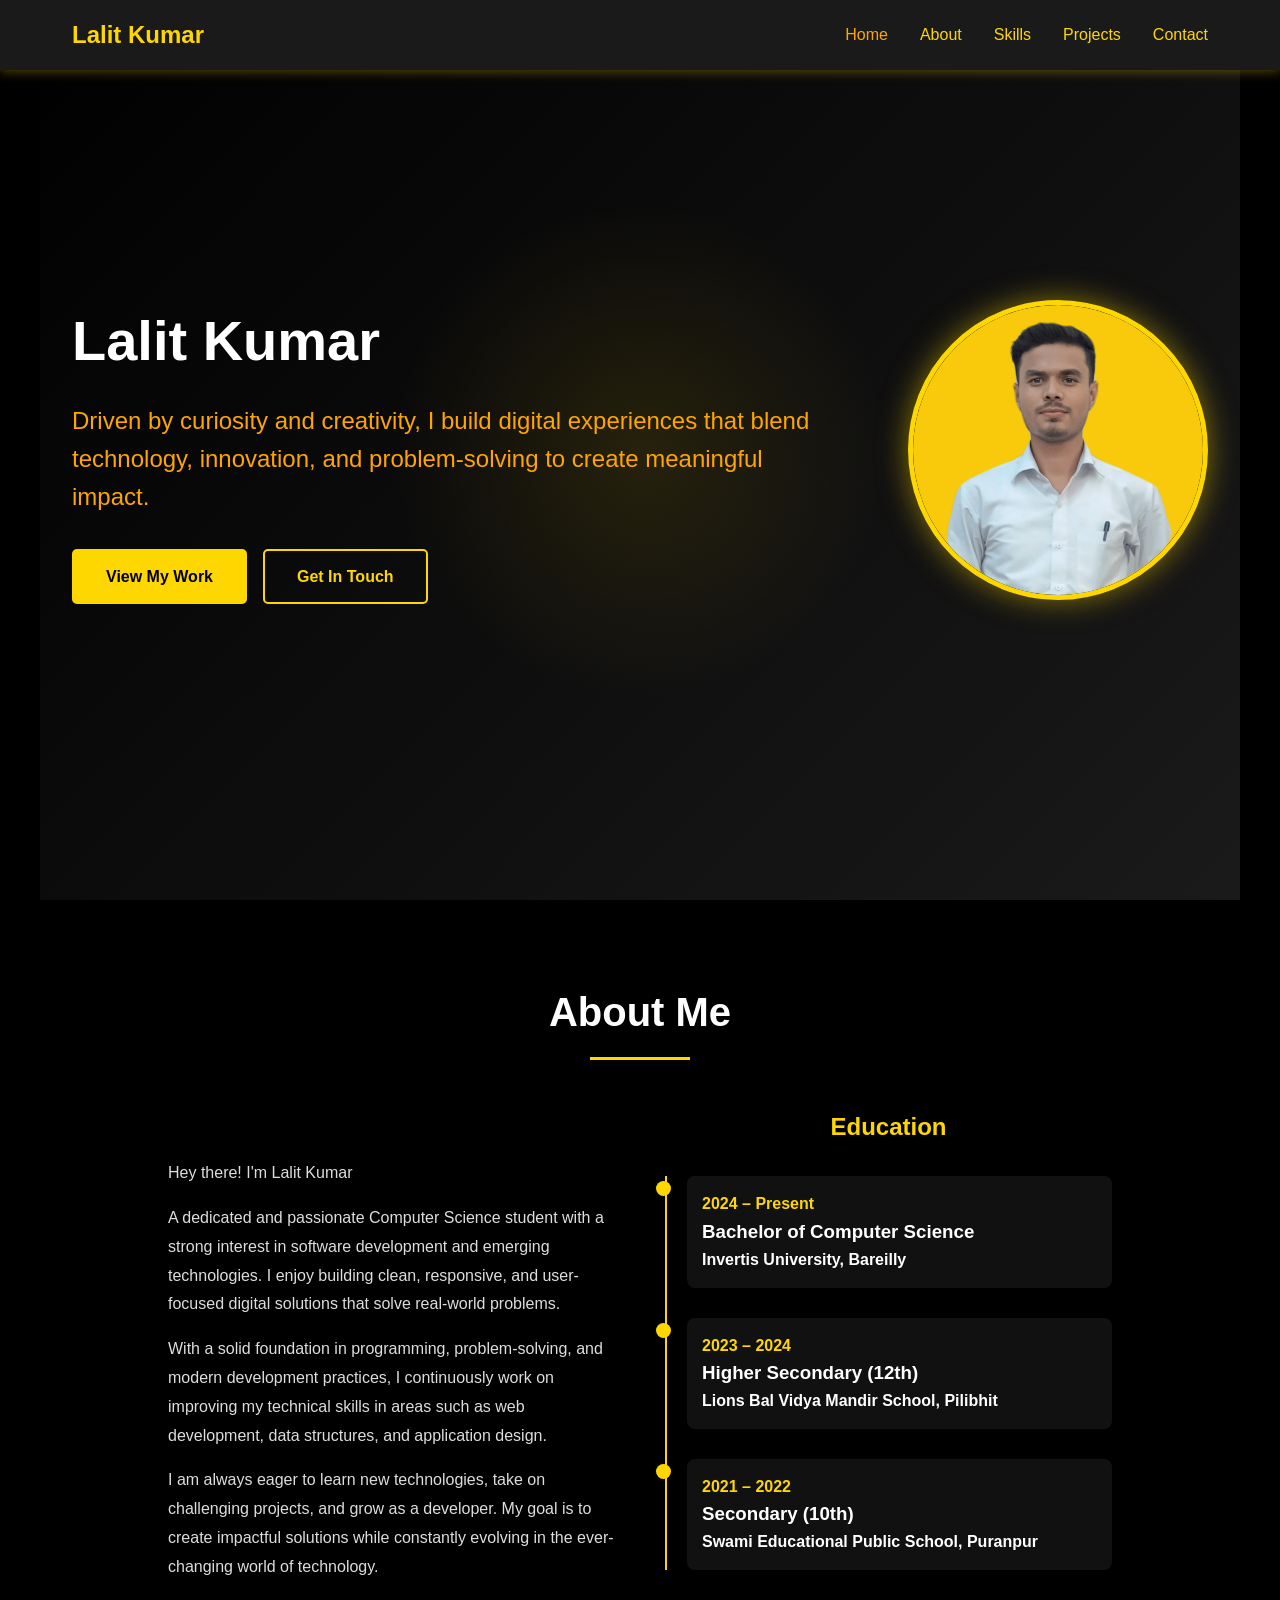
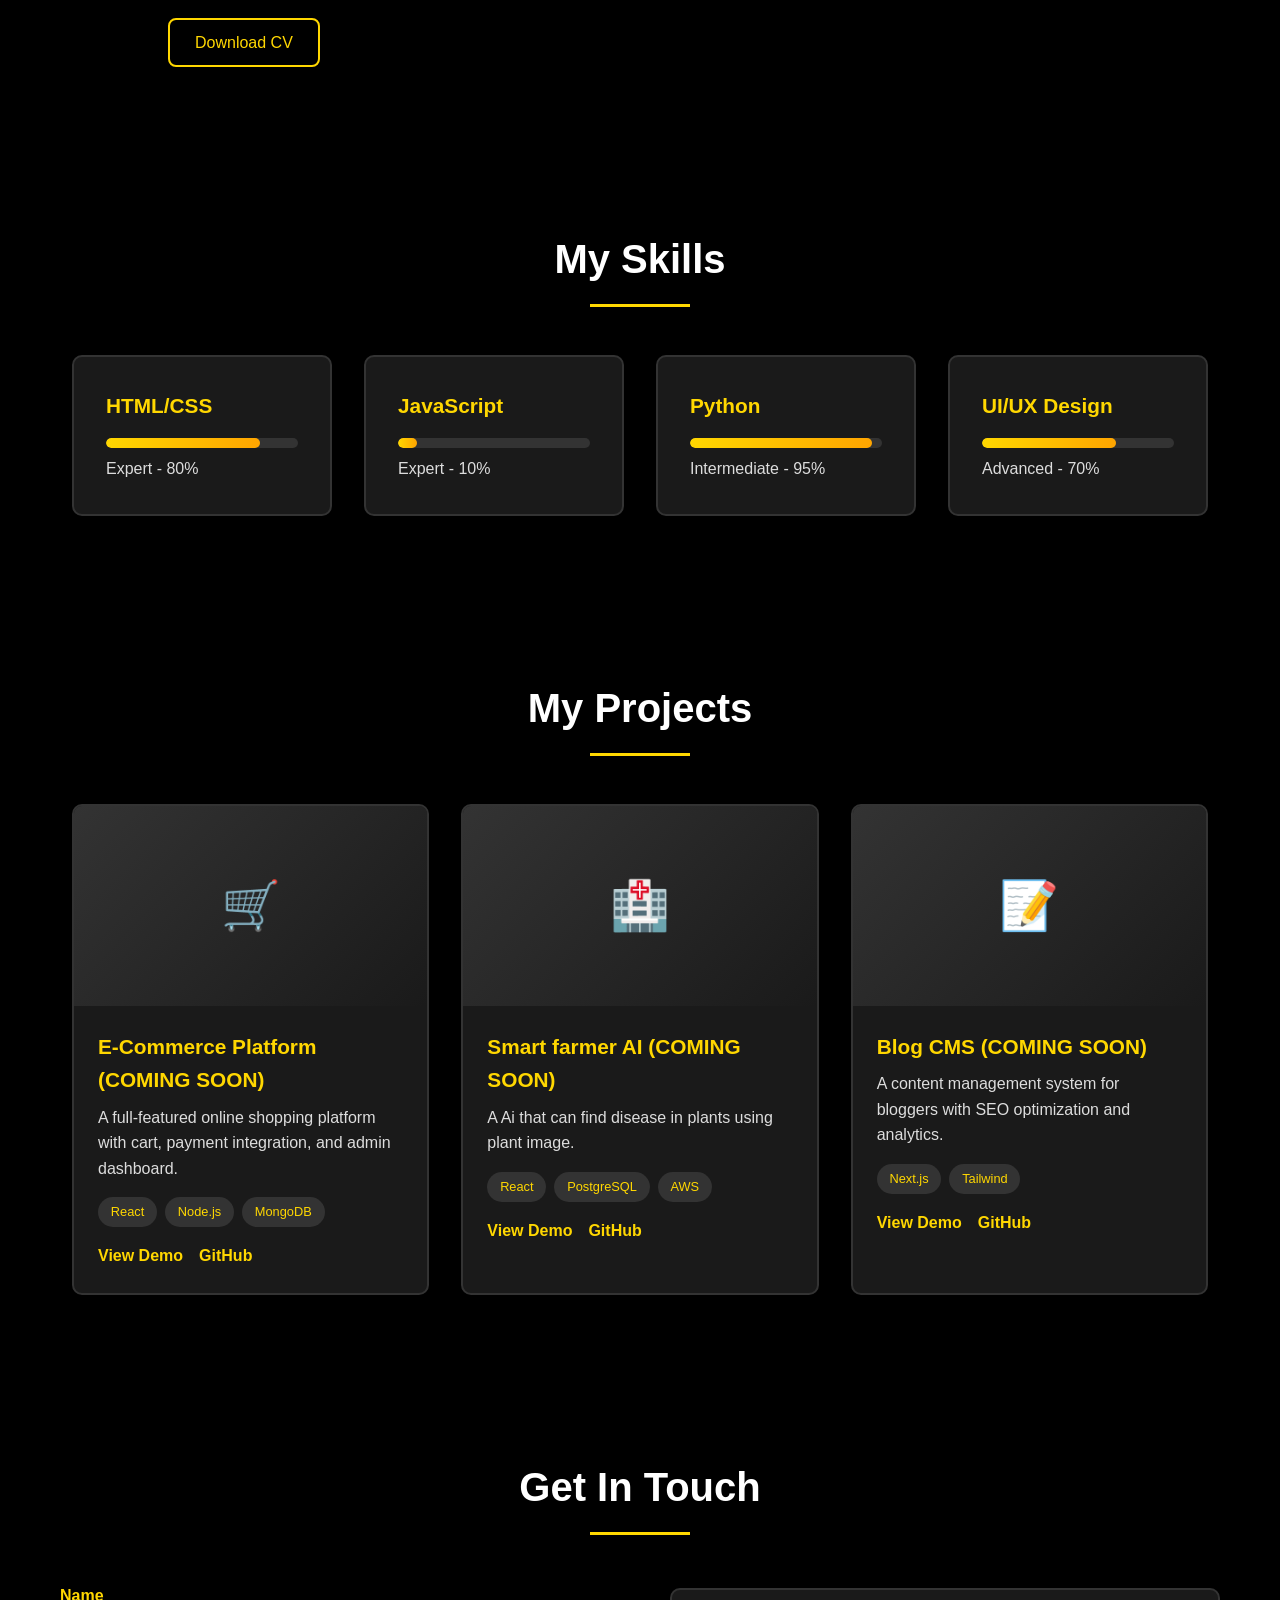
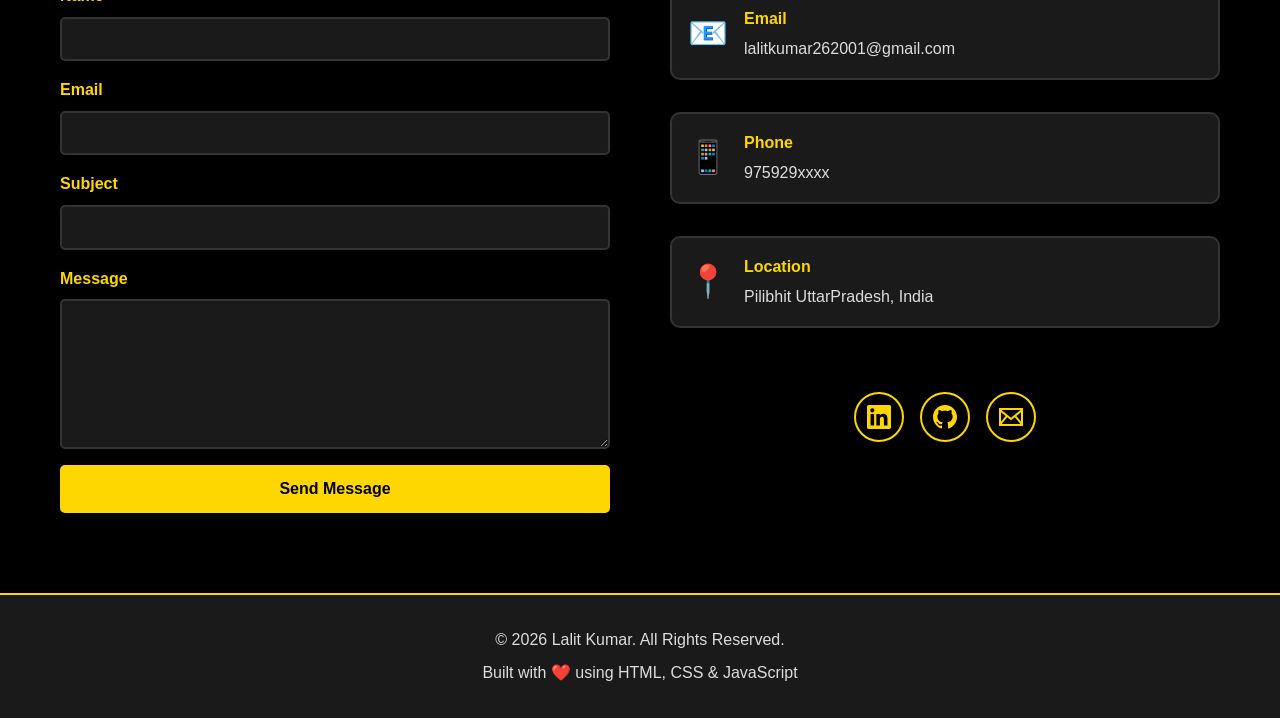
<file: index.html>
<!DOCTYPE html>
<html lang="en">

<head>
    <meta charset="UTF-8">
    <meta name="viewport" content="width=device-width, initial-scale=1.0">
    <title>Web Developer Portfolio</title>
    <link rel="stylesheet" href="style.css">
</head>

<body>
    <!-- Navigation -->
    <nav>
        <div class="container">
            <div class="logo">Lalit Kumar</div>
            <div class="hamburger" id="hamburger">
                <span></span>
                <span></span>
                <span></span>
            </div>
            <ul class="nav-links" id="navLinks">
                <li><a href="#home">Home</a></li>
                <li><a href="#about">About</a></li>
                <li><a href="#skills">Skills</a></li>
                <li><a href="#projects">Projects</a></li>
                <li><a href="#contact">Contact</a></li>
            </ul>
        </div>
    </nav>

    <!-- Hero Section -->
    <section id="home" class="hero">
        <div class="hero-content">
            <!-- Profile Photo - Replace 'your-photo.jpg' with your actual photo path -->
            <div class="profile-photo">
                <img src="images\profileimage.png" alt="Profile Photo"
                    onerror="this.parentElement.style.display='none'; document.querySelector('.profile-photo-placeholder').style.display='flex';">
            </div>
            <!-- Placeholder shown if image not found -->
            <div class="profile-photo-placeholder" style="display: none;">👨‍💻</div>

            <div class="hero-text-content">
                <h1>Lalit Kumar</h1>
                <p class="tagline">Driven by curiosity and creativity, I build digital experiences that blend
                    technology, innovation, and problem-solving to create meaningful impact.</p>

                <div class="cta-buttons">
                    <a href="#projects" class="btn btn-primary">View My Work</a>
                    <a href="#contact" class="btn">Get In Touch</a>
                </div>
            </div>
        </div>
    </section>

    <!-- About Section -->

    <section id="about" class="about-section">
        <h2 class="section-title">About Me</h2>
        <div class="about-container">
            <!-- LEFT SIDE -->
            <div class="about-text">
                <br> <br>
                <p>Hey there! I'm Lalit Kumar</p>
                <p>A dedicated and passionate Computer Science student with a strong interest in software
                    development and emerging technologies. I enjoy building clean, responsive, and user-focused digital
                    solutions that solve real-world problems.</p>

                <p>With a solid foundation in programming, problem-solving, and modern development practices, I
                    continuously work on improving my technical skills in areas such as web development, data
                    structures, and application design.</p>

                <p>I am always eager to learn new technologies, take on challenging projects, and grow as a developer.
                    My goal is to create impactful solutions while constantly evolving in the ever-changing world of
                    technology.</p>

                <a href="#" class="cv-btn">Download CV</a>
            </div>

            <!-- RIGHT SIDE -->
            <div class="education">
                <h2 class="edu-heading">Education</h2>

                <div class="edu-track">

                    <div class="edu-item">
                        <div class="edu-circle"></div>
                        <div class="edu-card">
                            <span class="edu-year">2024 – Present</span>
                            <h3>Bachelor of Computer Science</h3>
                            <h4>Invertis University, Bareilly</h4>
                        </div>
                    </div>

                    <div class="edu-item">
                        <div class="edu-circle"></div>
                        <div class="edu-card">
                            <span class="edu-year">2023 – 2024</span>
                            <h3>Higher Secondary (12th)</h3>
                            <h4>Lions Bal Vidya Mandir School, Pilibhit</h4>
                        </div>
                    </div>

                    <div class="edu-item">
                        <div class="edu-circle"></div>
                        <div class="edu-card">
                            <span class="edu-year">2021 – 2022</span>
                            <h3>Secondary (10th)</h3>
                            <h4>Swami Educational Public School, Puranpur</h4>
                        </div>
                    </div>

                </div>
    </section>




    <!-- Skills Section -->
    <section id="skills">
        <h2 class="section-title">My Skills</h2>
        <div class="skills-grid">
            <div class="skill-card">
                <h3>HTML/CSS</h3>
                <div class="skill-bar">
                    <div class="skill-progress" data-progress="80"></div>
                </div>
                <p style="color: #ddd; margin-top: 0.5rem;">Expert - 80%</p>
            </div>
            <div class="skill-card">
                <h3>JavaScript</h3>
                <div class="skill-bar">
                    <div class="skill-progress" data-progress="10"></div>
                </div>
                <p style="color: #ddd; margin-top: 0.5rem;">Expert - 10%</p>
            </div>
            
            <div class="skill-card">
                <h3>Python</h3>
                <div class="skill-bar">
                    <div class="skill-progress" data-progress="95"></div>
                </div>
                <p style="color: #ddd; margin-top: 0.5rem;">Intermediate - 95%</p>
            </div>
            <div class="skill-card">
                <h3>UI/UX Design</h3>
                <div class="skill-bar">
                    <div class="skill-progress" data-progress="70"></div>
                </div>
                <p style="color: #ddd; margin-top: 0.5rem;">Advanced - 70%</p>
            </div>
        </div>
    </section>

    <!-- Projects Section -->
    <section id="projects">
        <h2 class="section-title">My Projects</h2>
        <div class="projects-grid">
            <div class="project-card">
                <div class="project-image">🛒</div>
                <div class="project-info">
                    <h3>E-Commerce Platform (COMING SOON)</h3>
                    <p>A full-featured online shopping platform with cart, payment integration, and admin dashboard.</p>
                    <div class="project-tags">
                        <span class="tag">React</span>
                        <span class="tag">Node.js</span>
                        <span class="tag">MongoDB</span>
                    </div>
                    <div class="project-links">
                        <a href="#">View Demo</a>
                        <a href="#">GitHub</a>
                    </div>
                </div>
            </div>


            <div class="project-card">
                <div class="project-image">🏥</div>
                <div class="project-info">
                    <h3>Smart farmer AI (COMING SOON)</h3>
                    <p>A Ai that can find disease in plants using plant image.</p>
                    <div class="project-tags">
                        <span class="tag">React</span>
                        <span class="tag">PostgreSQL</span>
                        <span class="tag">AWS</span>
                    </div>
                    <div class="project-links">
                        <a href="#">View Demo</a>
                        <a href="#">GitHub</a>
                    </div>
                </div>
            </div>
            <div class="project-card">
                <div class="project-image">📝</div>
                <div class="project-info">
                    <h3>Blog CMS (COMING SOON)</h3>
                    <p>A content management system for bloggers with SEO optimization and analytics.</p>
                    <div class="project-tags">
                        <span class="tag">Next.js</span>

                        <span class="tag">Tailwind</span>
                    </div>
                    <div class="project-links">
                        <a href="#">View Demo</a>
                        <a href="#">GitHub</a>
                    </div>
                </div>
            </div>
        </div>
    </section>

    <!-- Contact Section -->
    <section id="contact">
        <h2 class="section-title">Get In Touch</h2>
        <div class="contact-content">
            <form class="contact-form" id="contactForm">
                <div class="form-group">
                    <label for="name">Name</label>
                    <input type="text" id="name" name="name" required>
                </div>
                <div class="form-group">
                    <label for="email">Email</label>
                    <input type="email" id="email" name="email" required>
                </div>
                <div class="form-group">
                    <label for="subject">Subject</label>
                    <input type="text" id="subject" name="subject" required>
                </div>
                <div class="form-group">
                    <label for="message">Message</label>
                    <textarea id="message" name="message" required></textarea>
                </div>
                <button type="submit" class="btn btn-primary">Send Message</button>
            </form>
            <div class="contact-info">
                <div class="contact-item">
                    <div class="contact-icon">📧</div>
                    <div>
                        <h4>Email</h4>
                        <p>lalitkumar262001@gmail.com</p>
                    </div>
                </div>
                <div class="contact-item">
                    <div class="contact-icon">📱</div>
                    <div>
                        <h4>Phone</h4>
                        <p>975929xxxx</p>
                    </div>
                </div>
                <div class="contact-item">
                    <div class="contact-icon">📍</div>
                    <div>
                        <h4>Location</h4>
                        <p>Pilibhit UttarPradesh, India</p>
                    </div>
                </div>
                <div class="social-links">

                    <a href="https://www.linkedin.com/in/lalit-kumar-163879349?utm_source=share&utm_campaign=share_via&utm_content=profile&utm_medium=android_app"
                        target="_blank" class="social-icon" title="LinkedIn">
                        <svg xmlns="http://www.w3.org/2000/svg" viewBox="0 0 24 24">
                            <path
                                d="M20.447 20.452h-3.554v-5.569c0-1.328-.027-3.037-1.852-3.037-1.853 0-2.136 1.445-2.136 2.939v5.667H9.351V9h3.414v1.561h.046c.477-.9 1.637-1.85 3.37-1.85 3.601 0 4.267 2.37 4.267 5.455v6.286zM5.337 7.433c-1.144 0-2.063-.926-2.063-2.065 0-1.138.92-2.063 2.063-2.063 1.14 0 2.064.925 2.064 2.063 0 1.139-.925 2.065-2.064 2.065zm1.782 13.019H3.555V9h3.564v11.452zM22.225 0H1.771C.792 0 0 .774 0 1.729v20.542C0 23.227.792 24 1.771 24h20.451C23.2 24 24 23.227 24 22.271V1.729C24 .774 23.2 0 22.222 0h.003z" />
                        </svg>
                    </a>
                    <a href="https://github.com/Lalitkumar26" target="_blank" class="social-icon" title="GitHub">
                        <svg xmlns="http://www.w3.org/2000/svg" viewBox="0 0 24 24">
                            <path
                                d="M12 0c-6.626 0-12 5.373-12 12 0 5.302 3.438 9.8 8.207 11.387.599.111.793-.261.793-.577v-2.234c-3.338.726-4.033-1.416-4.033-1.416-.546-1.387-1.333-1.756-1.333-1.756-1.089-.745.083-.729.083-.729 1.205.084 1.839 1.237 1.839 1.237 1.07 1.834 2.807 1.304 3.492.997.107-.775.418-1.305.762-1.604-2.665-.305-5.467-1.334-5.467-5.931 0-1.311.469-2.381 1.236-3.221-.124-.303-.535-1.524.117-3.176 0 0 1.008-.322 3.301 1.23.957-.266 1.983-.399 3.003-.404 1.02.005 2.047.138 3.006.404 2.291-1.552 3.297-1.23 3.297-1.23.653 1.653.242 2.874.118 3.176.77.84 1.235 1.911 1.235 3.221 0 4.609-2.807 5.624-5.479 5.921.43.372.823 1.102.823 2.222v3.293c0 .319.192.694.801.576 4.765-1.589 8.199-6.086 8.199-11.386 0-6.627-5.373-12-12-12z" />
                        </svg>
                    </a>

                    <a href="mailto:lalitkumar262001@gmail.com" class="social-icon" title="Email">
                        <svg xmlns="http://www.w3.org/2000/svg" viewBox="0 0 24 24">
                            <path
                                d="M0 3v18h24v-18h-24zm6.623 7.929l-4.623 5.712v-9.458l4.623 3.746zm-4.141-5.929h19.035l-9.517 7.713-9.518-7.713zm5.694 7.188l3.824 3.099 3.83-3.104 5.612 6.817h-18.779l5.513-6.812zm9.208-1.264l4.616-3.741v9.348l-4.616-5.607z" />
                        </svg>
                    </a>
                </div>
            </div>
        </div>
    </section>

    <!-- Footer -->
    <footer>
        <p>&copy; 2026 Lalit Kumar. All Rights Reserved.</p>
        <p style="margin-top: 0.5rem;">Built with ❤️ using HTML, CSS & JavaScript</p>
    </footer>

    <!-- Scroll to Top Button -->
    <button class="scroll-top" id="scrollTop">↑</button>

    <script src="script.js"></script>
</body>

</html>
</file>
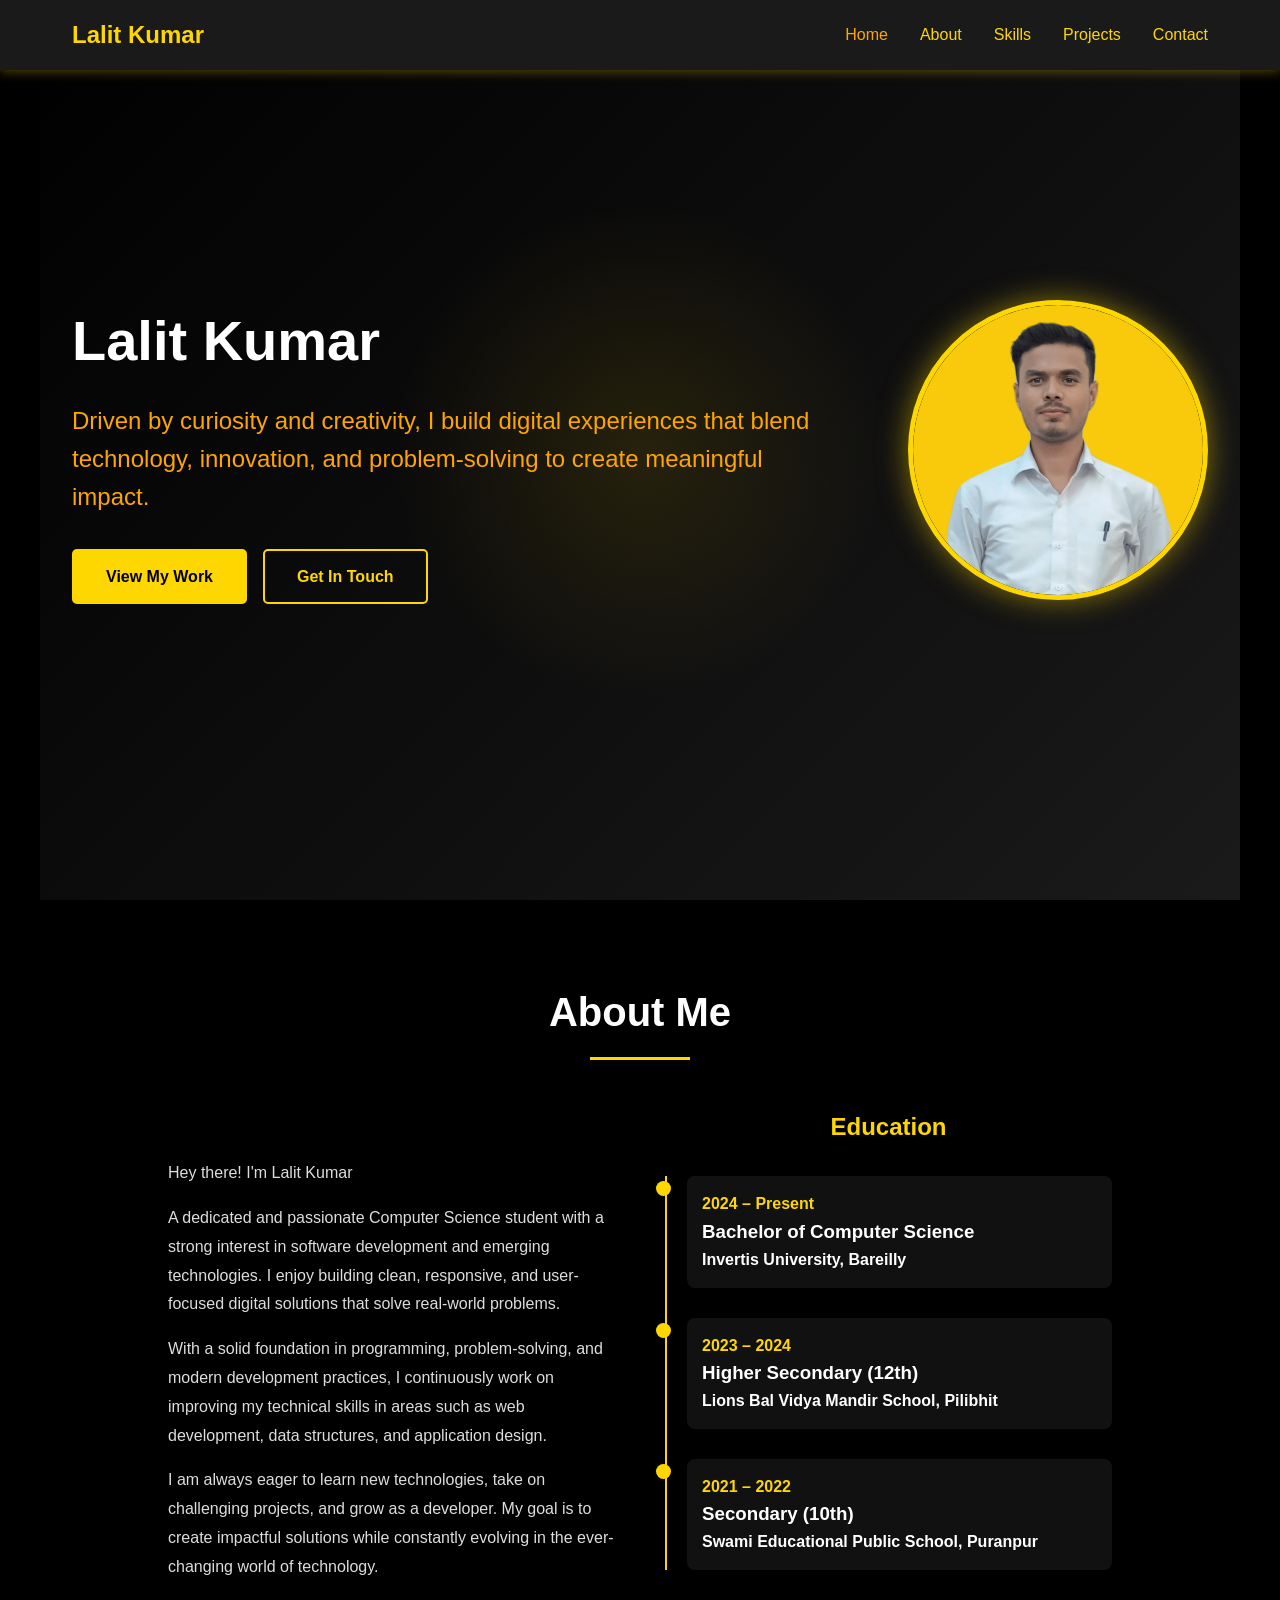
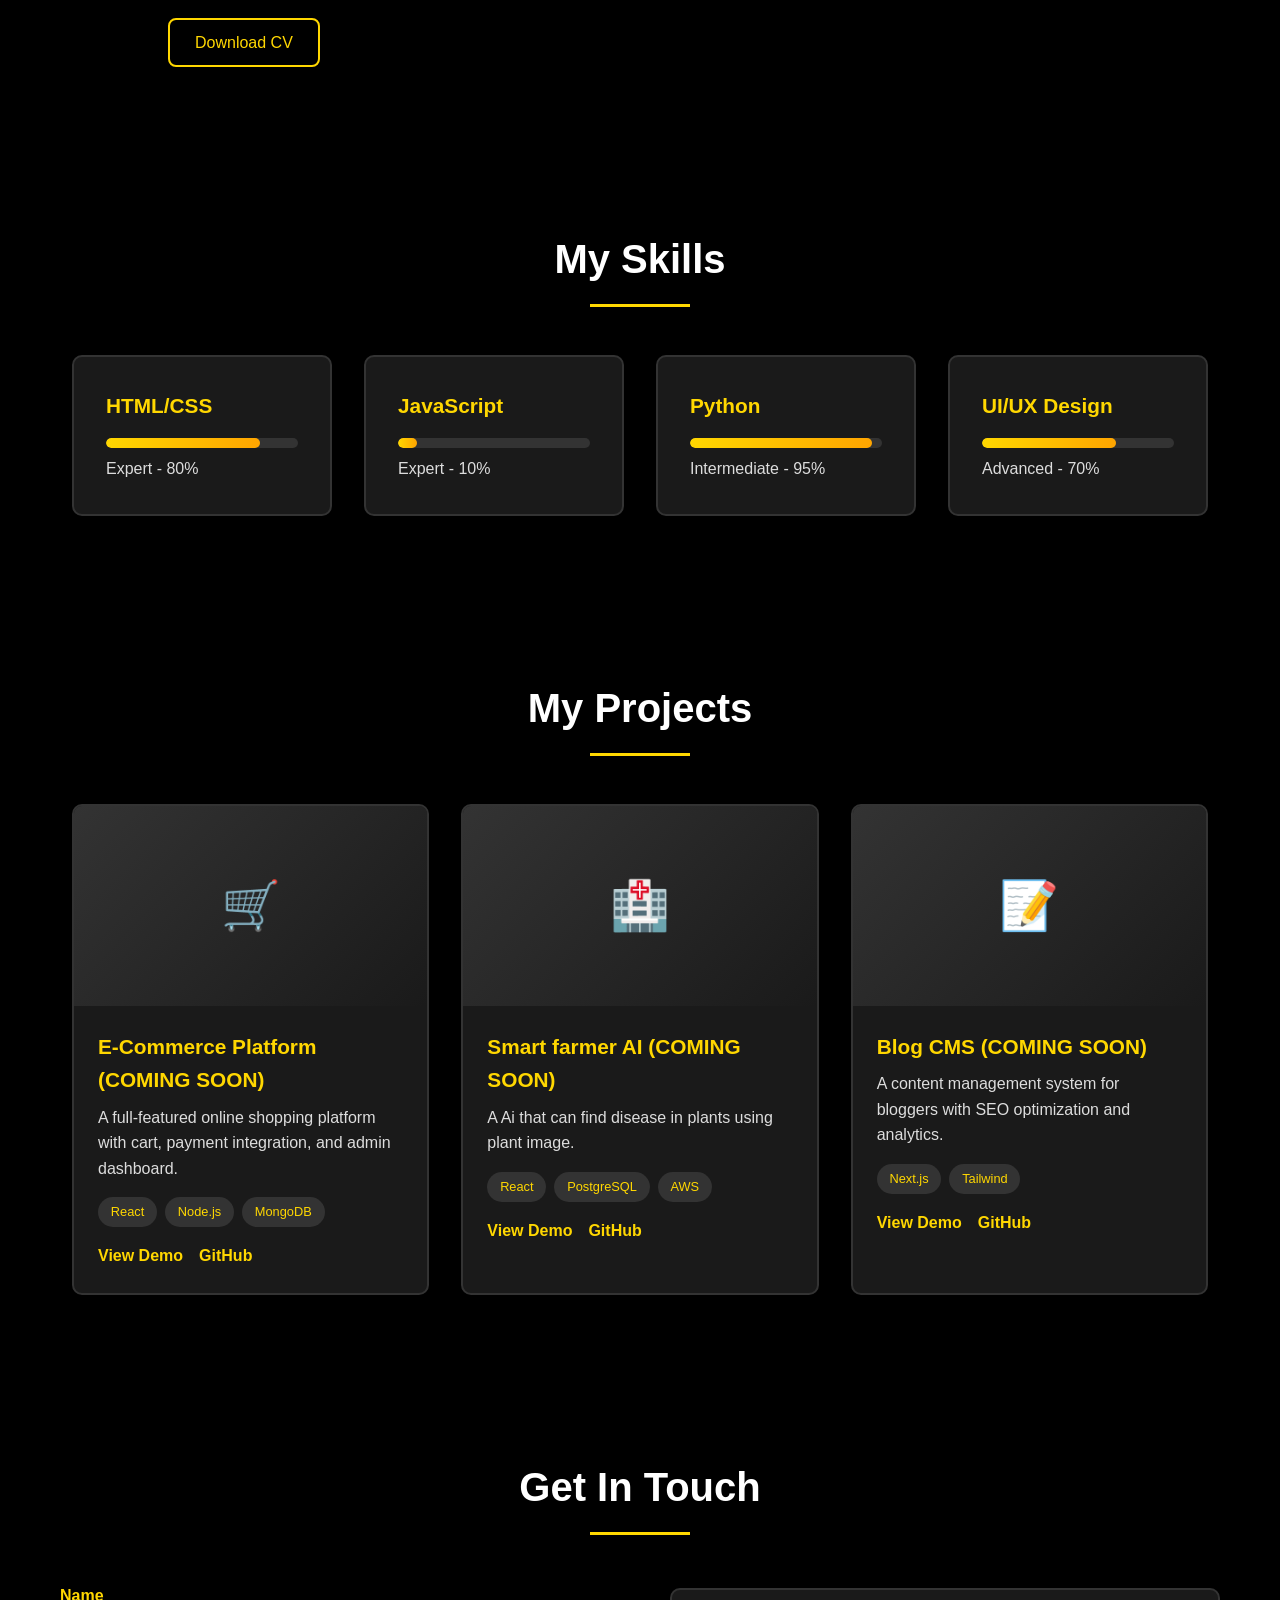
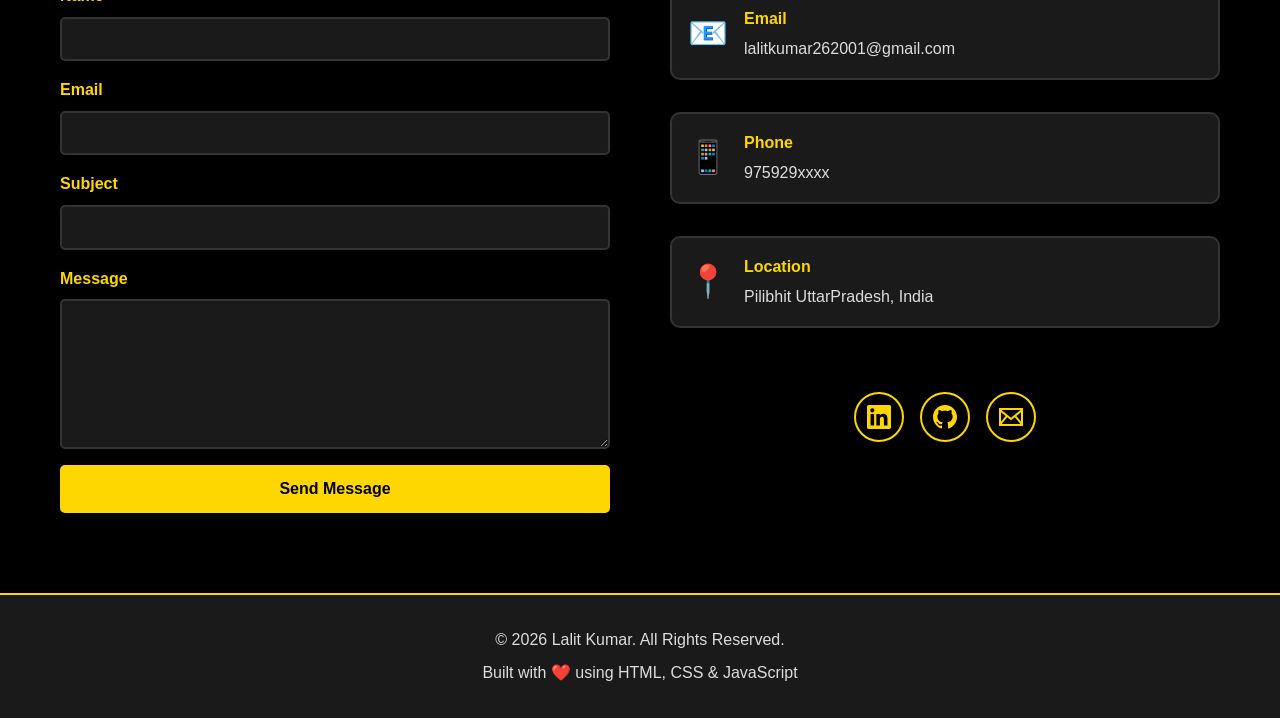
<file: Portfolio Website/index.html>
<!DOCTYPE html>
<html lang="en">

<head>
    <meta charset="UTF-8">
    <meta name="viewport" content="width=device-width, initial-scale=1.0">
    <title>Web Developer Portfolio</title>
    <link rel="stylesheet" href="style.css">
</head>

<body>
    <!-- Navigation -->
    <nav>
        <div class="container">
            <div class="logo">Lalit Kumar</div>
            <div class="hamburger" id="hamburger">
                <span></span>
                <span></span>
                <span></span>
            </div>
            <ul class="nav-links" id="navLinks">
                <li><a href="#home">Home</a></li>
                <li><a href="#about">About</a></li>
                <li><a href="#skills">Skills</a></li>
                <li><a href="#projects">Projects</a></li>
                <li><a href="#contact">Contact</a></li>
            </ul>
        </div>
    </nav>

    <!-- Hero Section -->
    <section id="home" class="hero">
        <div class="hero-content">
            <!-- Profile Photo - Replace 'your-photo.jpg' with your actual photo path -->
            <div class="profile-photo">
                <img src="images\profileimage.png" alt="Profile Photo"
                    onerror="this.parentElement.style.display='none'; document.querySelector('.profile-photo-placeholder').style.display='flex';">
            </div>
            <!-- Placeholder shown if image not found -->
            <div class="profile-photo-placeholder" style="display: none;">👨‍💻</div>

            <div class="hero-text-content">
                <h1>Lalit Kumar</h1>
                <p class="tagline">Driven by curiosity and creativity, I build digital experiences that blend
                    technology, innovation, and problem-solving to create meaningful impact.</p>

                <div class="cta-buttons">
                    <a href="#projects" class="btn btn-primary">View My Work</a>
                    <a href="#contact" class="btn">Get In Touch</a>
                </div>
            </div>
        </div>
    </section>

    <!-- About Section -->

    <section id="about" class="about-section">
        <h2 class="section-title">About Me</h2>
        <div class="about-container">
            <!-- LEFT SIDE -->
            <div class="about-text">
                <br> <br>
                <p>Hey there! I'm Lalit Kumar</p>
                <p>A dedicated and passionate Computer Science student with a strong interest in software
                    development and emerging technologies. I enjoy building clean, responsive, and user-focused digital
                    solutions that solve real-world problems.</p>

                <p>With a solid foundation in programming, problem-solving, and modern development practices, I
                    continuously work on improving my technical skills in areas such as web development, data
                    structures, and application design.</p>

                <p>I am always eager to learn new technologies, take on challenging projects, and grow as a developer.
                    My goal is to create impactful solutions while constantly evolving in the ever-changing world of
                    technology.</p>

                <a href="#" class="cv-btn">Download CV</a>
            </div>

            <!-- RIGHT SIDE -->
            <div class="education">
                <h2 class="edu-heading">Education</h2>

                <div class="edu-track">

                    <div class="edu-item">
                        <div class="edu-circle"></div>
                        <div class="edu-card">
                            <span class="edu-year">2024 – Present</span>
                            <h3>Bachelor of Computer Science</h3>
                            <h4>Invertis University, Bareilly</h4>
                        </div>
                    </div>

                    <div class="edu-item">
                        <div class="edu-circle"></div>
                        <div class="edu-card">
                            <span class="edu-year">2023 – 2024</span>
                            <h3>Higher Secondary (12th)</h3>
                            <h4>Lions Bal Vidya Mandir School, Pilibhit</h4>
                        </div>
                    </div>

                    <div class="edu-item">
                        <div class="edu-circle"></div>
                        <div class="edu-card">
                            <span class="edu-year">2021 – 2022</span>
                            <h3>Secondary (10th)</h3>
                            <h4>Swami Educational Public School, Puranpur</h4>
                        </div>
                    </div>

                </div>
    </section>




    <!-- Skills Section -->
    <section id="skills">
        <h2 class="section-title">My Skills</h2>
        <div class="skills-grid">
            <div class="skill-card">
                <h3>HTML/CSS</h3>
                <div class="skill-bar">
                    <div class="skill-progress" data-progress="80"></div>
                </div>
                <p style="color: #ddd; margin-top: 0.5rem;">Expert - 80%</p>
            </div>
            <div class="skill-card">
                <h3>JavaScript</h3>
                <div class="skill-bar">
                    <div class="skill-progress" data-progress="10"></div>
                </div>
                <p style="color: #ddd; margin-top: 0.5rem;">Expert - 10%</p>
            </div>
            
            <div class="skill-card">
                <h3>Python</h3>
                <div class="skill-bar">
                    <div class="skill-progress" data-progress="95"></div>
                </div>
                <p style="color: #ddd; margin-top: 0.5rem;">Intermediate - 95%</p>
            </div>
            <div class="skill-card">
                <h3>UI/UX Design</h3>
                <div class="skill-bar">
                    <div class="skill-progress" data-progress="70"></div>
                </div>
                <p style="color: #ddd; margin-top: 0.5rem;">Advanced - 70%</p>
            </div>
        </div>
    </section>

    <!-- Projects Section -->
    <section id="projects">
        <h2 class="section-title">My Projects</h2>
        <div class="projects-grid">
            <div class="project-card">
                <div class="project-image">🛒</div>
                <div class="project-info">
                    <h3>E-Commerce Platform (COMING SOON)</h3>
                    <p>A full-featured online shopping platform with cart, payment integration, and admin dashboard.</p>
                    <div class="project-tags">
                        <span class="tag">React</span>
                        <span class="tag">Node.js</span>
                        <span class="tag">MongoDB</span>
                    </div>
                    <div class="project-links">
                        <a href="#">View Demo</a>
                        <a href="#">GitHub</a>
                    </div>
                </div>
            </div>


            <div class="project-card">
                <div class="project-image">🏥</div>
                <div class="project-info">
                    <h3>Smart farmer AI (COMING SOON)</h3>
                    <p>A Ai that can find disease in plants using plant image.</p>
                    <div class="project-tags">
                        <span class="tag">React</span>
                        <span class="tag">PostgreSQL</span>
                        <span class="tag">AWS</span>
                    </div>
                    <div class="project-links">
                        <a href="#">View Demo</a>
                        <a href="#">GitHub</a>
                    </div>
                </div>
            </div>
            <div class="project-card">
                <div class="project-image">📝</div>
                <div class="project-info">
                    <h3>Blog CMS (COMING SOON)</h3>
                    <p>A content management system for bloggers with SEO optimization and analytics.</p>
                    <div class="project-tags">
                        <span class="tag">Next.js</span>

                        <span class="tag">Tailwind</span>
                    </div>
                    <div class="project-links">
                        <a href="#">View Demo</a>
                        <a href="#">GitHub</a>
                    </div>
                </div>
            </div>
        </div>
    </section>

    <!-- Contact Section -->
    <section id="contact">
        <h2 class="section-title">Get In Touch</h2>
        <div class="contact-content">
            <form class="contact-form" id="contactForm">
                <div class="form-group">
                    <label for="name">Name</label>
                    <input type="text" id="name" name="name" required>
                </div>
                <div class="form-group">
                    <label for="email">Email</label>
                    <input type="email" id="email" name="email" required>
                </div>
                <div class="form-group">
                    <label for="subject">Subject</label>
                    <input type="text" id="subject" name="subject" required>
                </div>
                <div class="form-group">
                    <label for="message">Message</label>
                    <textarea id="message" name="message" required></textarea>
                </div>
                <button type="submit" class="btn btn-primary">Send Message</button>
            </form>
            <div class="contact-info">
                <div class="contact-item">
                    <div class="contact-icon">📧</div>
                    <div>
                        <h4>Email</h4>
                        <p>lalitkumar262001@gmail.com</p>
                    </div>
                </div>
                <div class="contact-item">
                    <div class="contact-icon">📱</div>
                    <div>
                        <h4>Phone</h4>
                        <p>975929xxxx</p>
                    </div>
                </div>
                <div class="contact-item">
                    <div class="contact-icon">📍</div>
                    <div>
                        <h4>Location</h4>
                        <p>Pilibhit UttarPradesh, India</p>
                    </div>
                </div>
                <div class="social-links">

                    <a href="https://www.linkedin.com/in/lalit-kumar-163879349?utm_source=share&utm_campaign=share_via&utm_content=profile&utm_medium=android_app"
                        target="_blank" class="social-icon" title="LinkedIn">
                        <svg xmlns="http://www.w3.org/2000/svg" viewBox="0 0 24 24">
                            <path
                                d="M20.447 20.452h-3.554v-5.569c0-1.328-.027-3.037-1.852-3.037-1.853 0-2.136 1.445-2.136 2.939v5.667H9.351V9h3.414v1.561h.046c.477-.9 1.637-1.85 3.37-1.85 3.601 0 4.267 2.37 4.267 5.455v6.286zM5.337 7.433c-1.144 0-2.063-.926-2.063-2.065 0-1.138.92-2.063 2.063-2.063 1.14 0 2.064.925 2.064 2.063 0 1.139-.925 2.065-2.064 2.065zm1.782 13.019H3.555V9h3.564v11.452zM22.225 0H1.771C.792 0 0 .774 0 1.729v20.542C0 23.227.792 24 1.771 24h20.451C23.2 24 24 23.227 24 22.271V1.729C24 .774 23.2 0 22.222 0h.003z" />
                        </svg>
                    </a>
                    <a href="https://github.com/Lalitkumar26" target="_blank" class="social-icon" title="GitHub">
                        <svg xmlns="http://www.w3.org/2000/svg" viewBox="0 0 24 24">
                            <path
                                d="M12 0c-6.626 0-12 5.373-12 12 0 5.302 3.438 9.8 8.207 11.387.599.111.793-.261.793-.577v-2.234c-3.338.726-4.033-1.416-4.033-1.416-.546-1.387-1.333-1.756-1.333-1.756-1.089-.745.083-.729.083-.729 1.205.084 1.839 1.237 1.839 1.237 1.07 1.834 2.807 1.304 3.492.997.107-.775.418-1.305.762-1.604-2.665-.305-5.467-1.334-5.467-5.931 0-1.311.469-2.381 1.236-3.221-.124-.303-.535-1.524.117-3.176 0 0 1.008-.322 3.301 1.23.957-.266 1.983-.399 3.003-.404 1.02.005 2.047.138 3.006.404 2.291-1.552 3.297-1.23 3.297-1.23.653 1.653.242 2.874.118 3.176.77.84 1.235 1.911 1.235 3.221 0 4.609-2.807 5.624-5.479 5.921.43.372.823 1.102.823 2.222v3.293c0 .319.192.694.801.576 4.765-1.589 8.199-6.086 8.199-11.386 0-6.627-5.373-12-12-12z" />
                        </svg>
                    </a>

                    <a href="mailto:lalitkumar262001@gmail.com" class="social-icon" title="Email">
                        <svg xmlns="http://www.w3.org/2000/svg" viewBox="0 0 24 24">
                            <path
                                d="M0 3v18h24v-18h-24zm6.623 7.929l-4.623 5.712v-9.458l4.623 3.746zm-4.141-5.929h19.035l-9.517 7.713-9.518-7.713zm5.694 7.188l3.824 3.099 3.83-3.104 5.612 6.817h-18.779l5.513-6.812zm9.208-1.264l4.616-3.741v9.348l-4.616-5.607z" />
                        </svg>
                    </a>
                </div>
            </div>
        </div>
    </section>

    <!-- Footer -->
    <footer>
        <p>&copy; 2026 Lalit Kumar. All Rights Reserved.</p>
        <p style="margin-top: 0.5rem;">Built with ❤️ using HTML, CSS & JavaScript</p>
    </footer>

    <!-- Scroll to Top Button -->
    <button class="scroll-top" id="scrollTop">↑</button>

    <script src="script.js"></script>
</body>

</html>
</file>
<file: style.css>
* {
    margin: 0;
    padding: 0;
    box-sizing: border-box;
}

:root {
    --primary-yellow: #FFD700;
    --dark-yellow: #FFA500;
    --black: #000000;
    --dark-gray: #1a1a1a;
    --light-gray: #333;
    --white: white;
}

body {
    font-family: 'Segoe UI', Tahoma, Geneva, Verdana, sans-serif;
    background-color: var(--black);
    color: var(--primary-yellow);
    line-height: 1.6;
    overflow-x: hidden;
}

/* Navigation */
nav {
    position: fixed;
    top: 0;
    width: 100%;
    background-color: var(--dark-gray);
    padding: 1rem 0;
    z-index: 1000;
    box-shadow: 0 2px 10px rgba(255, 215, 0, 0.3);
}

nav .container {
    max-width: 1200px;
    margin: 0 auto;
    display: flex;
    justify-content: space-between;
    align-items: center;
    padding: 0 2rem;
}

.logo {
    font-size: 1.5rem;
    font-weight: bold;
    color: var(--primary-yellow);
}

.nav-links {
    display: flex;
    list-style: none;
    gap: 2rem;
}

.nav-links a {
    color: var(--primary-yellow);
    text-decoration: none;
    transition: color;
    font-weight: 500;
    
}

 .nav-links a:hover {
    color: var(--white);

}

.hamburger {
    display: none;
    flex-direction: column;
    cursor: pointer;
    gap: 4px;
}

.hamburger span {
    width: 25px;
    height: 3px;
    background-color: var(--primary-yellow);
    transition: 0.3s;
}

/* Hero Section */
.hero {
    height: 100vh;
    display: flex;
    align-items: center;
    justify-content: center;
    text-align: center;
    padding: 0 2rem;
    background: linear-gradient(135deg, var(--black) 0%, var(--dark-gray) 100%);
    position: relative;
    overflow: hidden;
}

.hero::before {
    content: '';
    position: absolute;
    width: 500px;
    height: 500px;
    background: radial-gradient(circle, rgba(255, 215, 0, 0.1) 0%, transparent 70%);
    border-radius: 50%;
    animation: float 6s ease-in-out infinite;
}

@keyframes float {

    0%,
    100% {
        transform: translate(0, 0);
    }

    50% {
        transform: translate(50px, 50px);
    }
}

.hero-content {
    position: relative;
    z-index: 1;
    display: flex;
    flex-direction: row-reverse;
    align-items: center;
    justify-content: center;
    gap: 4rem;
    max-width: 1200px;
    margin: 0 auto;
}

.hero-text-content {
    flex: 1;
    text-align: left;
    color: white;
    
}

.profile-photo {
    width: 300px;
    height: 300px;
    border-radius: 50%;
    border: 5px solid var(--primary-yellow);
    overflow: hidden;
    box-shadow: 0 0 30px rgba(255, 215, 0, 0.5);
    animation: slideDown 1s ease-out;
    flex-shrink: 0;
}

.profile-photo img {
    width: 100%;
    height: 100%;
    object-fit: cover;
}

/* Placeholder if no image */
.profile-photo-placeholder {
    width: 300px;
    height: 300px;
    border-radius: 50%;
    border: 5px solid var(--primary-yellow);
    background: linear-gradient(135deg, var(--primary-yellow), var(--dark-yellow));
    display: flex;
    align-items: center;
    justify-content: center;
    font-size: 8rem;
    box-shadow: 0 0 30px rgba(255, 215, 0, 0.5);
    animation: slideDown 1s ease-out;
    flex-shrink: 0;
}

.hero h1 {
    font-size: 3.5rem;
    margin-bottom: 1rem;
    animation: slideDown 1s ease-out;
}

.hero .tagline {
    font-size: 1.5rem;
    color: var(--dark-yellow);
    margin-bottom: 2rem;
    animation: slideUp 1s ease-out;
}

@keyframes slideDown {
    from {
        opacity: 0;
        transform: translateY(-50px);
    }

    to {
        opacity: 1;
        transform: translateY(0);
    }
}

@keyframes slideUp {
    from {
        opacity: 0;
        transform: translateY(50px);
    }

    to {
        opacity: 1;
        transform: translateY(0);
    }
}

.cta-buttons {
    display: flex;
    gap: 1rem;
    justify-content: flex-start;
    flex-wrap: wrap;
}

.btn {
    padding: 0.8rem 2rem;
    border: 2px solid var(--primary-yellow);
    background-color: transparent;
    color: var(--primary-yellow);
    text-decoration: none;
    font-size: 1rem;
    font-weight: bold;
    cursor: pointer;
    transition: all 0.3s;
    border-radius: 5px;
}

.btn:hover {
    background-color: var(--primary-yellow);
    color: var(--black);
    transform: translateY(-3px);
    box-shadow: 0 5px 15px rgba(255, 215, 0, 0.4);
}

.btn-primary {
    background-color: var(--primary-yellow);
    color: var(--black);
}

.btn-primary:hover {
    background-color: var(--dark-yellow);
}

/* Section Styles */
section {
    padding: 5rem 2rem;
    max-width: 1200px;
    margin: 0 auto;
}

.section-title {
    text-align: center;
    font-size: 2.5rem;
    margin-bottom: 3rem;
    position: relative;
    padding-bottom: 1rem;
    color: white;
}

.section-title::after {
    content: '';
    position: absolute;
    bottom: 0;
    left: 50%;
    transform: translateX(-50%);
    width: 100px;
    height: 3px;
    background-color: var(--primary-yellow);
}


/* About Section  right*/
.about-container {
    display: flex;
    justify-content: space-between;
    align-items: flex-start;
    gap: 60px;
}

/* LEFT SIDE (About Text) */
.about-text {
    flex: 1;
}

/* RIGHT SIDE (Education) */
.education {
    flex: 1;
}


.about-text h3 {
    font-size: 1.8rem;
    margin-bottom: 1rem;
    color: var(--primary-yellow);
}

.about-text p {
    margin-bottom: 1rem;
    color: #ddd;
    line-height: 1.8;
}

.about-section {
    background: #000;
    color: #fff;
    padding: 80px 10%;
}

.about-container {
    display: flex;
    justify-content: space-between;
    align-items: flex-start;
    gap: 50px;
}



/* Education Styling  left */
.edu-heading {
    color: #ffd700;
    margin-bottom: 30px;
    text-align: center;
 
}

.edu-track {
    border-left: 2px solid #ffd700;
    padding-left: 20px;
}

.edu-item {
    position: relative;
    margin-bottom: 30px;
}

.edu-circle {
    position: absolute;
    left: -31px;
    top: 5px;
    width: 15px;
    height: 15px;
    background: #ffd700;
    border-radius: 50%;
}

.edu-card {
    background: #111;
    padding: 15px;
    border-radius: 8px;
    transition: 0.3s;
}

.edu-card:hover {
    box-shadow: 0 0 15px rgba(255, 215, 0, 0.6);
    transform: translateY(-5px);
}

.edu-year {
    color: #ffd700;
    font-weight: bold;
}
.edu-item h3{
    color: white;
}

.cv-btn {
    display: inline-block;
    margin-top: 20px;
    padding: 10px 25px;
    border: 2px solid #ffd700;
    color: #ffd700;
    text-decoration: none;
    border-radius: 8px;
    transition: 0.3s;
}

.cv-btn:hover {
    background: #ffd700;
    color: #000;
}


/* Skills Section */
.skills-grid {
    display: grid;
    grid-template-columns: repeat(auto-fit, minmax(250px, 1fr));
    gap: 2rem;
}

.skill-card {
    background-color: var(--dark-gray);
    padding: 2rem;
    border-radius: 10px;
    border: 2px solid var(--light-gray);
    transition: all 0.3s;
}

.skill-card:hover {
    border-color: var(--primary-yellow);
    transform: translateY(-10px);
    box-shadow: 0 10px 30px rgba(255, 215, 0, 0.2);
}

.skill-card h3 {
    margin-bottom: 1rem;
    font-size: 1.3rem;
}

.skill-bar {
    background-color: var(--light-gray);
    height: 10px;
    border-radius: 5px;
    margin-top: 0.5rem;
    overflow: hidden;
}

.skill-progress {
    background: linear-gradient(90deg, var(--primary-yellow), var(--dark-yellow));
    height: 100%;
    border-radius: 5px;
    transition: width 1s ease-out;
}

/* Projects Section */
.projects-grid {
    display: grid;
    grid-template-columns: repeat(auto-fit, minmax(300px, 1fr));
    gap: 2rem;
}

.project-card {
    background-color: var(--dark-gray);
    border-radius: 10px;
    overflow: hidden;
    border: 2px solid var(--light-gray);
    transition: all 0.3s;
}

.project-card:hover {
    border-color: var(--primary-yellow);
    transform: translateY(-10px);
    box-shadow: 0 10px 30px rgba(255, 215, 0, 0.2);
}

.project-image {
    width: 100%;
    height: 200px;
    background: linear-gradient(135deg, var(--light-gray), var(--dark-gray));
    display: flex;
    align-items: center;
    justify-content: center;
    font-size: 3rem;
    color: var(--primary-yellow);
}

.project-info {
    padding: 1.5rem;
}

.project-info h3 {
    margin-bottom: 0.5rem;
    font-size: 1.3rem;
}

.project-info p {
    color: #ddd;
    margin-bottom: 1rem;
}

.project-tags {
    display: flex;
    gap: 0.5rem;
    flex-wrap: wrap;
    margin-bottom: 1rem;
}

.tag {
    background-color: var(--light-gray);
    padding: 0.3rem 0.8rem;
    border-radius: 15px;
    font-size: 0.8rem;
    color: var(--primary-yellow);
}

.project-links {
    display: flex;
    gap: 1rem;
}

.project-links a {
    color: var(--primary-yellow);
    text-decoration: none;
    font-weight: bold;
    transition: color 0.3s;
}

.project-links a:hover {
    color: var(--dark-yellow);
}

/* Experience/Timeline Section */
.timeline {
    position: relative;
    padding: 2rem 0;
}

.timeline::before {
    content: '';
    position: absolute;
    left: 50%;
    transform: translateX(-50%);
    width: 2px;
    height: 100%;
    background-color: var(--primary-yellow);
}

.timeline-item {
    display: flex;
    margin-bottom: 3rem;
    position: relative;
}

.timeline-item:nth-child(odd) {
    flex-direction: row-reverse;
}

.timeline-content {
    width: 45%;
    background-color: var(--dark-gray);
    padding: 1.5rem;
    border-radius: 10px;
    border: 2px solid var(--light-gray);
    transition: all 0.3s;
}

.timeline-content:hover {
    border-color: var(--primary-yellow);
    box-shadow: 0 10px 30px rgba(255, 215, 0, 0.2);
}

.timeline-content h3 {
    margin-bottom: 0.5rem;
}

.timeline-date {
    color: var(--dark-yellow);
    font-size: 0.9rem;
    margin-bottom: 0.5rem;
}

.timeline-content p {
    color: #ddd;
}

/* Contact Section */
#contact {
    padding: 80px 20px;
}

.contact-content {
    display: flex;              /* grid hata do */
    justify-content: space-between;
    align-items: flex-start;
    gap: 60px;
    max-width: 1200px;
    margin: 0 auto;
}

.contact-form {
    width: 50%;
}

.contact-info {
    width: 50%;
    margin-top: 5px;
}



.contact-form {
    display: flex;
    flex-direction: column;
    gap: 1rem;
}

.form-group {
    display: flex;
    flex-direction: column;
}

.form-group label {
    margin-bottom: 0.5rem;
    font-weight: bold;
}

.form-group input,
.form-group textarea {
    padding: 0.8rem;
    background-color: var(--dark-gray);
    border: 2px solid var(--light-gray);
    color: var(--primary-yellow);
    border-radius: 5px;
    font-family: inherit;
    transition: border-color 0.3s;
}

.form-group input:focus,
.form-group textarea:focus {
    outline: none;
    border-color: var(--primary-yellow);
}

.form-group textarea {
    resize: vertical;
    min-height: 150px;
}

.contact-info {
    display: flex;
    flex-direction: column;
    gap: 2rem;
   
}

.contact-item {
    display: flex;
    align-items: center;
    gap: 1rem;
    padding: 1rem;
    background-color: var(--dark-gray);
    border-radius: 10px;
    border: 2px solid var(--light-gray);
}

.contact-icon {
    font-size: 2rem;
    color: var(--primary-yellow);
}

.contact-item h4 {
    margin-bottom: 0.3rem;
}

.contact-item p {
    color: #ddd;
}

/* Social Links */
.social-links {
    display: flex;
    gap: 1rem;
    justify-content: center;
    margin-top: 2rem;
}

.social-icon {
    width: 50px;
    height: 50px;
    border-radius: 50%;
    border: 2px solid var(--primary-yellow);
    display: flex;
    align-items: center;
    justify-content: center;
    color: var(--primary-yellow);
    text-decoration: none;
    font-size: 1.5rem;
    transition: all 0.3s;
}

.social-icon svg {
    width: 24px;
    height: 24px;
    fill: var(--primary-yellow);
    transition: fill 0.3s;
}

.social-icon:hover {
    background-color: var(--primary-yellow);
    color: var(--black);
    transform: translateY(-5px);
}

.social-icon:hover svg {
    fill: var(--black);
}

/* Footer */
footer {
    background-color: var(--dark-gray);
    padding: 2rem;
    text-align: center;
    border-top: 2px solid var(--primary-yellow);
}

footer p {
    color: #ddd;
}

/* Scroll to Top Button */
.scroll-top {
    position: fixed;
    bottom: 30px;
    right: 30px;
    width: 50px;
    height: 50px;
    background-color: var(--primary-yellow);
    color: var(--black);
    border: none;
    border-radius: 50%;
    font-size: 1.5rem;
    cursor: pointer;
    display: none;
    align-items: center;
    justify-content: center;
    transition: all 0.3s;
    z-index: 999;
}

.scroll-top:hover {
    background-color: var(--dark-yellow);
    transform: translateY(-5px);
}

/* Responsive Design */
@media (max-width: 768px) {
    .hamburger {
        display: flex;
    }

    .nav-links {
        position: absolute;
        top: 100%;
        left: 0;
        width: 100%;
        background-color: var(--dark-gray);
        flex-direction: column;
        padding: 2rem;
        gap: 1rem;
        transform: translateX(-100%);
        transition: transform 0.3s;
    }

    .nav-links.active {
        transform: translateX(0);
    }

    .hero-content {
        flex-direction: column;
        gap: 2rem;
    }

    .hero-text-content {
        text-align: center;
    }

    .cta-buttons {
        justify-content: center;
    }

    .profile-photo,
    .profile-photo-placeholder {
        width: 200px;
        height: 200px;
        font-size: 5rem;
    }

    .hero h1 {
        font-size: 2rem;
    }

    .hero .tagline {
        font-size: 1rem;
    }

    .about-container {
        flex-direction: column;
    }

    .about-text {
        width: 100%;
    }

    .education {
        width: 100%;
        margin-top: 40px;
    }

}

   @media (max-width: 768px) {
    .contact-content {
        flex-direction: column;
    }

    .contact-form,
    .contact-info {
        width: 100%;
    }
}


@media (max-width: 480px) {

    .profile-photo,
    .profile-photo-placeholder {
        width: 120px;
        height: 120px;
        font-size: 3rem;
    }

    .cta-buttons {
        flex-direction: column;
    }

    .btn {
        width: 100%;
    }
}
</file>
<file: Portfolio Website/style.css>
* {
    margin: 0;
    padding: 0;
    box-sizing: border-box;
}

:root {
    --primary-yellow: #FFD700;
    --dark-yellow: #FFA500;
    --black: #000000;
    --dark-gray: #1a1a1a;
    --light-gray: #333;
    --white: white;
}

body {
    font-family: 'Segoe UI', Tahoma, Geneva, Verdana, sans-serif;
    background-color: var(--black);
    color: var(--primary-yellow);
    line-height: 1.6;
    overflow-x: hidden;
}

/* Navigation */
nav {
    position: fixed;
    top: 0;
    width: 100%;
    background-color: var(--dark-gray);
    padding: 1rem 0;
    z-index: 1000;
    box-shadow: 0 2px 10px rgba(255, 215, 0, 0.3);
}

nav .container {
    max-width: 1200px;
    margin: 0 auto;
    display: flex;
    justify-content: space-between;
    align-items: center;
    padding: 0 2rem;
}

.logo {
    font-size: 1.5rem;
    font-weight: bold;
    color: var(--primary-yellow);
}

.nav-links {
    display: flex;
    list-style: none;
    gap: 2rem;
}

.nav-links a {
    color: var(--primary-yellow);
    text-decoration: none;
    transition: color;
    font-weight: 500;
    
}

 .nav-links a:hover {
    color: var(--white);

}

.hamburger {
    display: none;
    flex-direction: column;
    cursor: pointer;
    gap: 4px;
}

.hamburger span {
    width: 25px;
    height: 3px;
    background-color: var(--primary-yellow);
    transition: 0.3s;
}

/* Hero Section */
.hero {
    height: 100vh;
    display: flex;
    align-items: center;
    justify-content: center;
    text-align: center;
    padding: 0 2rem;
    background: linear-gradient(135deg, var(--black) 0%, var(--dark-gray) 100%);
    position: relative;
    overflow: hidden;
}

.hero::before {
    content: '';
    position: absolute;
    width: 500px;
    height: 500px;
    background: radial-gradient(circle, rgba(255, 215, 0, 0.1) 0%, transparent 70%);
    border-radius: 50%;
    animation: float 6s ease-in-out infinite;
}

@keyframes float {

    0%,
    100% {
        transform: translate(0, 0);
    }

    50% {
        transform: translate(50px, 50px);
    }
}

.hero-content {
    position: relative;
    z-index: 1;
    display: flex;
    flex-direction: row-reverse;
    align-items: center;
    justify-content: center;
    gap: 4rem;
    max-width: 1200px;
    margin: 0 auto;
}

.hero-text-content {
    flex: 1;
    text-align: left;
    color: white;
    
}

.profile-photo {
    width: 300px;
    height: 300px;
    border-radius: 50%;
    border: 5px solid var(--primary-yellow);
    overflow: hidden;
    box-shadow: 0 0 30px rgba(255, 215, 0, 0.5);
    animation: slideDown 1s ease-out;
    flex-shrink: 0;
}

.profile-photo img {
    width: 100%;
    height: 100%;
    object-fit: cover;
}

/* Placeholder if no image */
.profile-photo-placeholder {
    width: 300px;
    height: 300px;
    border-radius: 50%;
    border: 5px solid var(--primary-yellow);
    background: linear-gradient(135deg, var(--primary-yellow), var(--dark-yellow));
    display: flex;
    align-items: center;
    justify-content: center;
    font-size: 8rem;
    box-shadow: 0 0 30px rgba(255, 215, 0, 0.5);
    animation: slideDown 1s ease-out;
    flex-shrink: 0;
}

.hero h1 {
    font-size: 3.5rem;
    margin-bottom: 1rem;
    animation: slideDown 1s ease-out;
}

.hero .tagline {
    font-size: 1.5rem;
    color: var(--dark-yellow);
    margin-bottom: 2rem;
    animation: slideUp 1s ease-out;
}

@keyframes slideDown {
    from {
        opacity: 0;
        transform: translateY(-50px);
    }

    to {
        opacity: 1;
        transform: translateY(0);
    }
}

@keyframes slideUp {
    from {
        opacity: 0;
        transform: translateY(50px);
    }

    to {
        opacity: 1;
        transform: translateY(0);
    }
}

.cta-buttons {
    display: flex;
    gap: 1rem;
    justify-content: flex-start;
    flex-wrap: wrap;
}

.btn {
    padding: 0.8rem 2rem;
    border: 2px solid var(--primary-yellow);
    background-color: transparent;
    color: var(--primary-yellow);
    text-decoration: none;
    font-size: 1rem;
    font-weight: bold;
    cursor: pointer;
    transition: all 0.3s;
    border-radius: 5px;
}

.btn:hover {
    background-color: var(--primary-yellow);
    color: var(--black);
    transform: translateY(-3px);
    box-shadow: 0 5px 15px rgba(255, 215, 0, 0.4);
}

.btn-primary {
    background-color: var(--primary-yellow);
    color: var(--black);
}

.btn-primary:hover {
    background-color: var(--dark-yellow);
}

/* Section Styles */
section {
    padding: 5rem 2rem;
    max-width: 1200px;
    margin: 0 auto;
}

.section-title {
    text-align: center;
    font-size: 2.5rem;
    margin-bottom: 3rem;
    position: relative;
    padding-bottom: 1rem;
    color: white;
}

.section-title::after {
    content: '';
    position: absolute;
    bottom: 0;
    left: 50%;
    transform: translateX(-50%);
    width: 100px;
    height: 3px;
    background-color: var(--primary-yellow);
}


/* About Section  right*/
.about-container {
    display: flex;
    justify-content: space-between;
    align-items: flex-start;
    gap: 60px;
}

/* LEFT SIDE (About Text) */
.about-text {
    flex: 1;
}

/* RIGHT SIDE (Education) */
.education {
    flex: 1;
}


.about-text h3 {
    font-size: 1.8rem;
    margin-bottom: 1rem;
    color: var(--primary-yellow);
}

.about-text p {
    margin-bottom: 1rem;
    color: #ddd;
    line-height: 1.8;
}

.about-section {
    background: #000;
    color: #fff;
    padding: 80px 10%;
}

.about-container {
    display: flex;
    justify-content: space-between;
    align-items: flex-start;
    gap: 50px;
}



/* Education Styling  left */
.edu-heading {
    color: #ffd700;
    margin-bottom: 30px;
    text-align: center;
 
}

.edu-track {
    border-left: 2px solid #ffd700;
    padding-left: 20px;
}

.edu-item {
    position: relative;
    margin-bottom: 30px;
}

.edu-circle {
    position: absolute;
    left: -31px;
    top: 5px;
    width: 15px;
    height: 15px;
    background: #ffd700;
    border-radius: 50%;
}

.edu-card {
    background: #111;
    padding: 15px;
    border-radius: 8px;
    transition: 0.3s;
}

.edu-card:hover {
    box-shadow: 0 0 15px rgba(255, 215, 0, 0.6);
    transform: translateY(-5px);
}

.edu-year {
    color: #ffd700;
    font-weight: bold;
}
.edu-item h3{
    color: white;
}

.cv-btn {
    display: inline-block;
    margin-top: 20px;
    padding: 10px 25px;
    border: 2px solid #ffd700;
    color: #ffd700;
    text-decoration: none;
    border-radius: 8px;
    transition: 0.3s;
}

.cv-btn:hover {
    background: #ffd700;
    color: #000;
}


/* Skills Section */
.skills-grid {
    display: grid;
    grid-template-columns: repeat(auto-fit, minmax(250px, 1fr));
    gap: 2rem;
}

.skill-card {
    background-color: var(--dark-gray);
    padding: 2rem;
    border-radius: 10px;
    border: 2px solid var(--light-gray);
    transition: all 0.3s;
}

.skill-card:hover {
    border-color: var(--primary-yellow);
    transform: translateY(-10px);
    box-shadow: 0 10px 30px rgba(255, 215, 0, 0.2);
}

.skill-card h3 {
    margin-bottom: 1rem;
    font-size: 1.3rem;
}

.skill-bar {
    background-color: var(--light-gray);
    height: 10px;
    border-radius: 5px;
    margin-top: 0.5rem;
    overflow: hidden;
}

.skill-progress {
    background: linear-gradient(90deg, var(--primary-yellow), var(--dark-yellow));
    height: 100%;
    border-radius: 5px;
    transition: width 1s ease-out;
}

/* Projects Section */
.projects-grid {
    display: grid;
    grid-template-columns: repeat(auto-fit, minmax(300px, 1fr));
    gap: 2rem;
}

.project-card {
    background-color: var(--dark-gray);
    border-radius: 10px;
    overflow: hidden;
    border: 2px solid var(--light-gray);
    transition: all 0.3s;
}

.project-card:hover {
    border-color: var(--primary-yellow);
    transform: translateY(-10px);
    box-shadow: 0 10px 30px rgba(255, 215, 0, 0.2);
}

.project-image {
    width: 100%;
    height: 200px;
    background: linear-gradient(135deg, var(--light-gray), var(--dark-gray));
    display: flex;
    align-items: center;
    justify-content: center;
    font-size: 3rem;
    color: var(--primary-yellow);
}

.project-info {
    padding: 1.5rem;
}

.project-info h3 {
    margin-bottom: 0.5rem;
    font-size: 1.3rem;
}

.project-info p {
    color: #ddd;
    margin-bottom: 1rem;
}

.project-tags {
    display: flex;
    gap: 0.5rem;
    flex-wrap: wrap;
    margin-bottom: 1rem;
}

.tag {
    background-color: var(--light-gray);
    padding: 0.3rem 0.8rem;
    border-radius: 15px;
    font-size: 0.8rem;
    color: var(--primary-yellow);
}

.project-links {
    display: flex;
    gap: 1rem;
}

.project-links a {
    color: var(--primary-yellow);
    text-decoration: none;
    font-weight: bold;
    transition: color 0.3s;
}

.project-links a:hover {
    color: var(--dark-yellow);
}

/* Experience/Timeline Section */
.timeline {
    position: relative;
    padding: 2rem 0;
}

.timeline::before {
    content: '';
    position: absolute;
    left: 50%;
    transform: translateX(-50%);
    width: 2px;
    height: 100%;
    background-color: var(--primary-yellow);
}

.timeline-item {
    display: flex;
    margin-bottom: 3rem;
    position: relative;
}

.timeline-item:nth-child(odd) {
    flex-direction: row-reverse;
}

.timeline-content {
    width: 45%;
    background-color: var(--dark-gray);
    padding: 1.5rem;
    border-radius: 10px;
    border: 2px solid var(--light-gray);
    transition: all 0.3s;
}

.timeline-content:hover {
    border-color: var(--primary-yellow);
    box-shadow: 0 10px 30px rgba(255, 215, 0, 0.2);
}

.timeline-content h3 {
    margin-bottom: 0.5rem;
}

.timeline-date {
    color: var(--dark-yellow);
    font-size: 0.9rem;
    margin-bottom: 0.5rem;
}

.timeline-content p {
    color: #ddd;
}

/* Contact Section */
#contact {
    padding: 80px 20px;
}

.contact-content {
    display: flex;              /* grid hata do */
    justify-content: space-between;
    align-items: flex-start;
    gap: 60px;
    max-width: 1200px;
    margin: 0 auto;
}

.contact-form {
    width: 50%;
}

.contact-info {
    width: 50%;
    margin-top: 5px;
}



.contact-form {
    display: flex;
    flex-direction: column;
    gap: 1rem;
}

.form-group {
    display: flex;
    flex-direction: column;
}

.form-group label {
    margin-bottom: 0.5rem;
    font-weight: bold;
}

.form-group input,
.form-group textarea {
    padding: 0.8rem;
    background-color: var(--dark-gray);
    border: 2px solid var(--light-gray);
    color: var(--primary-yellow);
    border-radius: 5px;
    font-family: inherit;
    transition: border-color 0.3s;
}

.form-group input:focus,
.form-group textarea:focus {
    outline: none;
    border-color: var(--primary-yellow);
}

.form-group textarea {
    resize: vertical;
    min-height: 150px;
}

.contact-info {
    display: flex;
    flex-direction: column;
    gap: 2rem;
   
}

.contact-item {
    display: flex;
    align-items: center;
    gap: 1rem;
    padding: 1rem;
    background-color: var(--dark-gray);
    border-radius: 10px;
    border: 2px solid var(--light-gray);
}

.contact-icon {
    font-size: 2rem;
    color: var(--primary-yellow);
}

.contact-item h4 {
    margin-bottom: 0.3rem;
}

.contact-item p {
    color: #ddd;
}

/* Social Links */
.social-links {
    display: flex;
    gap: 1rem;
    justify-content: center;
    margin-top: 2rem;
}

.social-icon {
    width: 50px;
    height: 50px;
    border-radius: 50%;
    border: 2px solid var(--primary-yellow);
    display: flex;
    align-items: center;
    justify-content: center;
    color: var(--primary-yellow);
    text-decoration: none;
    font-size: 1.5rem;
    transition: all 0.3s;
}

.social-icon svg {
    width: 24px;
    height: 24px;
    fill: var(--primary-yellow);
    transition: fill 0.3s;
}

.social-icon:hover {
    background-color: var(--primary-yellow);
    color: var(--black);
    transform: translateY(-5px);
}

.social-icon:hover svg {
    fill: var(--black);
}

/* Footer */
footer {
    background-color: var(--dark-gray);
    padding: 2rem;
    text-align: center;
    border-top: 2px solid var(--primary-yellow);
}

footer p {
    color: #ddd;
}

/* Scroll to Top Button */
.scroll-top {
    position: fixed;
    bottom: 30px;
    right: 30px;
    width: 50px;
    height: 50px;
    background-color: var(--primary-yellow);
    color: var(--black);
    border: none;
    border-radius: 50%;
    font-size: 1.5rem;
    cursor: pointer;
    display: none;
    align-items: center;
    justify-content: center;
    transition: all 0.3s;
    z-index: 999;
}

.scroll-top:hover {
    background-color: var(--dark-yellow);
    transform: translateY(-5px);
}

/* Responsive Design */
@media (max-width: 768px) {
    .hamburger {
        display: flex;
    }

    .nav-links {
        position: absolute;
        top: 100%;
        left: 0;
        width: 100%;
        background-color: var(--dark-gray);
        flex-direction: column;
        padding: 2rem;
        gap: 1rem;
        transform: translateX(-100%);
        transition: transform 0.3s;
    }

    .nav-links.active {
        transform: translateX(0);
    }

    .hero-content {
        flex-direction: column;
        gap: 2rem;
    }

    .hero-text-content {
        text-align: center;
    }

    .cta-buttons {
        justify-content: center;
    }

    .profile-photo,
    .profile-photo-placeholder {
        width: 200px;
        height: 200px;
        font-size: 5rem;
    }

    .hero h1 {
        font-size: 2rem;
    }

    .hero .tagline {
        font-size: 1rem;
    }

    .about-container {
        flex-direction: column;
    }

    .about-text {
        width: 100%;
    }

    .education {
        width: 100%;
        margin-top: 40px;
    }

}

   @media (max-width: 768px) {
    .contact-content {
        flex-direction: column;
    }

    .contact-form,
    .contact-info {
        width: 100%;
    }
}


@media (max-width: 480px) {

    .profile-photo,
    .profile-photo-placeholder {
        width: 120px;
        height: 120px;
        font-size: 3rem;
    }

    .cta-buttons {
        flex-direction: column;
    }

    .btn {
        width: 100%;
    }
}
</file>
